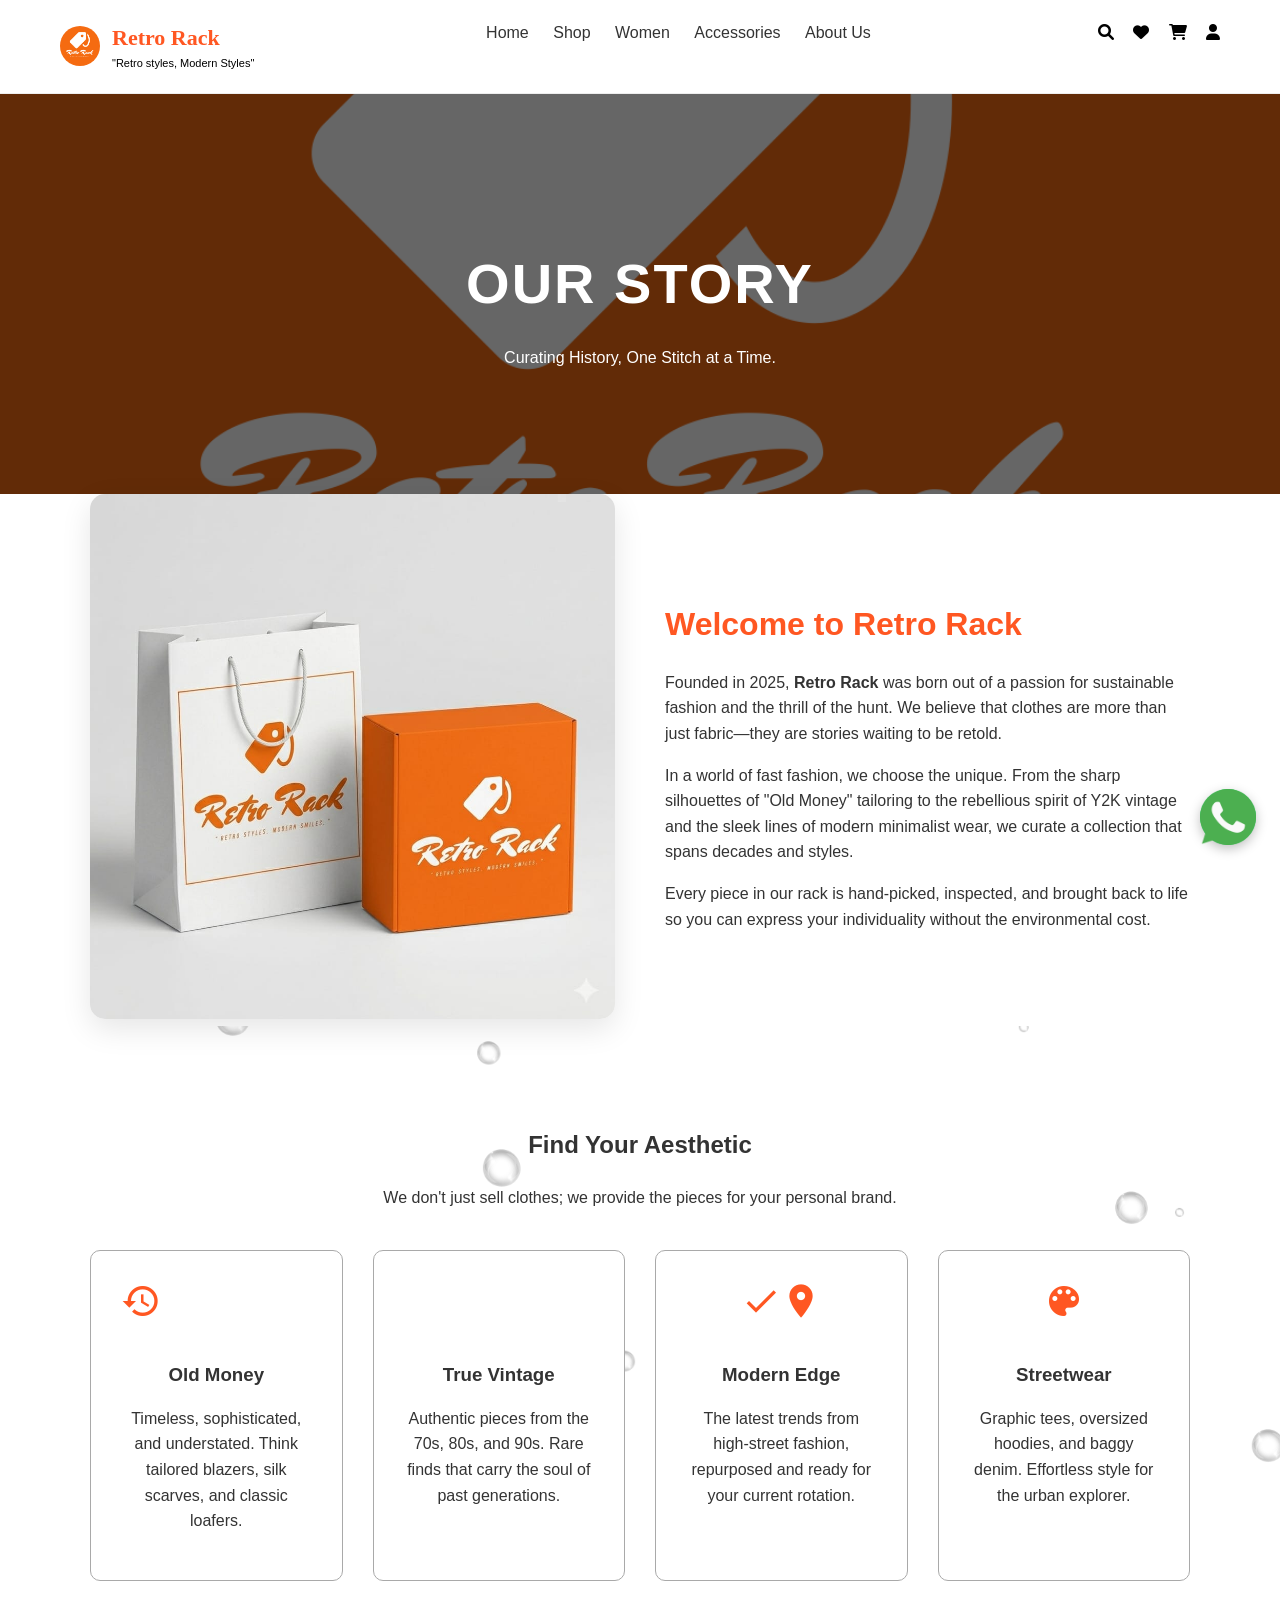
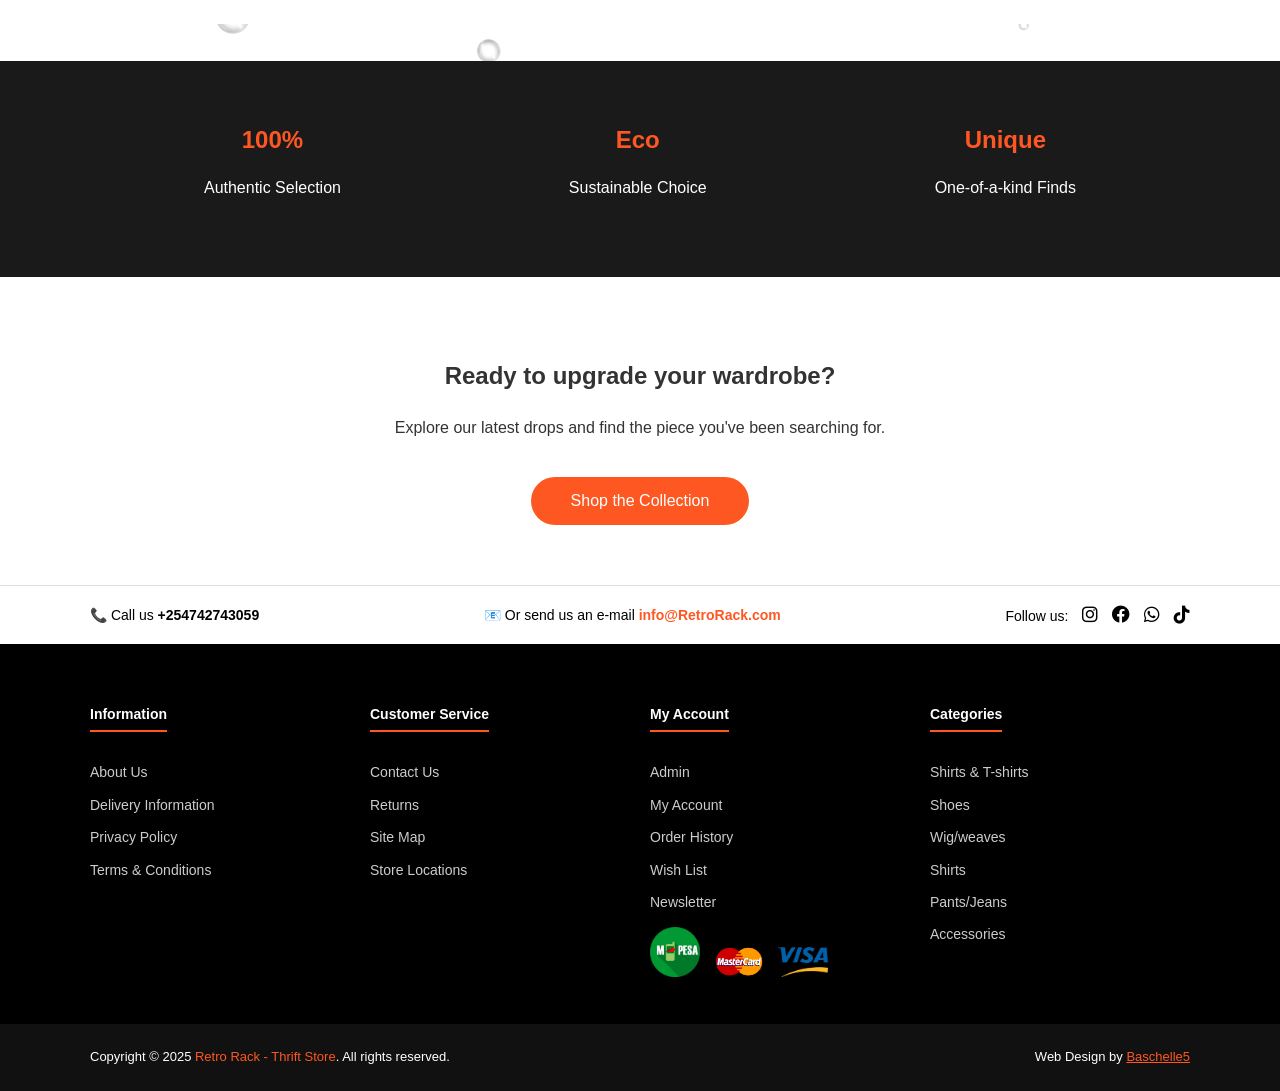
<file: about.html>
<!DOCTYPE html>
<html lang="en">
<head>
        <!-- Google tag (gtag.js) -->
        <script async src="https://www.googletagmanager.com/gtag/js?id=G-6Q6RXR494K"></script>
        <script>
          window.dataLayer = window.dataLayer || [];
          function gtag(){dataLayer.push(arguments);}
          gtag('js', new Date());
          gtag('config', 'G-6Q6RXR494K');
        </script>
        <!-- Facebook Pixel Code -->
        <script>
        !function(f,b,e,v,n,t,s)
        {if(f.fbq)return;n=f.fbq=function(){n.callMethod?
        n.callMethod.apply(n,arguments):n.queue.push(arguments)};
        if(!f._fbq)f._fbq=n;n.push=n;n.loaded=!0;n.version='2.0';
        n.queue=[];t=b.createElement(e);t.async=!0;
        t.src=v;s=b.getElementsByTagName(e)[0];
        s.parentNode.insertBefore(t,s)}(window, document,'script',
        'https://connect.facebook.net/en_US/fbevents.js');
        fbq('init', '1579732827157562');
        fbq('track', 'PageView');
        </script>
        <noscript><img height="1" width="1" style="display:none"
        src="https://www.facebook.com/tr?id=1579732827157562&ev=PageView&noscript=1"
        /></noscript>
        <!-- End Facebook Pixel Code -->
                <!-- TikTok Pixel Code Start -->
                <script>
                !function (w, d, t) {
                    w.TiktokAnalyticsObject=t;var ttq=w[t]=w[t]||[];ttq.methods=["page","track","identify","instances","debug","on","off","once","ready","alias","group","enableCookie","disableCookie","holdConsent","revokeConsent","grantConsent"],ttq.setAndDefer=function(t,e){t[e]=function(){t.push([e].concat(Array.prototype.slice.call(arguments,0)))}};for(var i=0;i<ttq.methods.length;i++)ttq.setAndDefer(ttq,ttq.methods[i]);ttq.instance=function(t){for(var e=ttq._i[t]||[],n=0;n<ttq.methods.length;n++)ttq.setAndDefer(e,ttq.methods[n]);return e},ttq.load=function(e,n){var r="https://analytics.tiktok.com/i18n/pixel/events.js",o=n&&n.partner;ttq._i=ttq._i||{},ttq._i[e]=[],ttq._i[e]._u=r,ttq._t=ttq._t||{},ttq._t[e]=+new Date,ttq._o=ttq._o||{},ttq._o[e]=n||{};n=document.createElement("script");n.type="text/javascript",n.async=!0,n.src=r+"?sdkid="+e+"&lib="+t;e=document.getElementsByTagName("script")[0];e.parentNode.insertBefore(n,e)};
                    ttq.load('DA449D3C77UES973QDRG');
                    ttq.page();
                }(window, document, 'ttq');
                </script>
                <!-- TikTok Pixel Code End -->
    <!--Meta Decription-->
    <meta
        name="description"
        content="Shop affordable thrift fashion, vintage clothing, shoes and accessories online at Retro Rack. Fast delivery across Kenya."
    >
    <meta charset="UTF-8">
    <meta name="viewport" content="width=device-width, initial-scale=1.0">
    <title>About Us | Retro Rack</title>
     <!--code for the icon-->
    <link rel="icon" type="image/png" href="images/system_img/default.png">
    <link href="https://fonts.googleapis.com/icon?family=Material+Icons" rel="stylesheet">
    <link rel="stylesheet" href="https://cdnjs.cloudflare.com/ajax/libs/font-awesome/6.0.0/css/all.min.css">
    <style>
        :root {
            --primary-color: #ff5722;
            --dark-bg: #1a1a1a;
            --light-bg: #f9f9f9;
            --text-gray: #555;
        }

        body {
            font-family: 'Segoe UI', Tahoma, Geneva, Verdana, sans-serif;
            margin: 0;
            color: #333;
            line-height: 1.6;
        }
         /* HEADER */
        .header {
            position: sticky;
            top: 0;
            z-index: 1000;
            display: flex;
            justify-content: space-between;
            padding: 20px 60px;
            background: #fff;
            border-bottom: 1px solid #eee;
        }

        .header nav a {
            margin-left: 20px;
            text-decoration: none;
            color: #333;
        }
        .header nav a:hover{
            color: var(--primary-color);
        }

        .logo{display:flex;align-items:center;gap:12px;color:var(--primary-color)}
        .logo img{height:40px;width:40px;object-fit:cover;border-radius:50%}
        .logo h1{font-family:Playfair Display,serif;color:var(--primary-color);margin:0;font-size:22px}
        .logo small{display:block;font-size:11px;color:#000000}

        /*header icons*/
        .right-nav .icons a{
            color: #000;
            margin-left: 15px;
        }
        .right-nav .icons a:hover{
            color: var(--primary-color);
        }
        /* Hero Section */
        .about-hero {
            background: linear-gradient(rgba(0,0,0,0.6), rgba(0,0,0,0.6)), url('images/system_img/cover.png'); /* Replace with a nice thrift store interior image */
            background-size: cover;
            background-position: center;
            height: 400px;
            display: flex;
            align-items: center;
            justify-content: center;
            color: white;
            text-align: center;
        }

        .about-hero h1 {
            font-size: 3.5rem;
            margin-bottom: 10px;
            text-transform: uppercase;
            letter-spacing: 2px;
        }

        /* Content Sections */
        .container {
            max-width: 1100px;
            margin: 0 auto;
            /*padding: 60px 20px;*/
        }

        .story-section {
            display: grid;
            grid-template-columns: 1fr 1fr;
            gap: 50px;
            align-items: center;
        }

        .story-content h2 {
            color: var(--primary-color);
            font-size: 2rem;
            margin-bottom: 20px;
        }

        .story-image img {
            width: 100%;
            border-radius: 15px;
            box-shadow: 0 10px 30px rgba(0,0,0,0.1);
        }

        /* Aesthetic Grid */
        .aesthetic-section {
            background: url('images/system_img/background.png');
            padding: 80px 0;
            text-align: center;
        }

        .aesthetic-grid {
            display: grid;
            grid-template-columns: repeat(auto-fit, minmax(250px, 1fr));
            gap: 30px;
            margin-top: 40px;
        }

        .aesthetic-card {
            background: white;
            border: 1px solid #a9a9a9;
            padding: 30px;
            border-radius: 10px;
            transition: transform 0.3s ease;
        }

        .aesthetic-card:hover {
            transform: translateY(-10px);
        }

        .aesthetic-card i {
            font-size: 40px;
            color: var(--primary-color);
            margin-bottom: 20px;
        }

        .aesthetic-card h3 {
            margin-bottom: 15px;
        }

        /* Values */
        .values-banner {
            background: var(--dark-bg);
            color: white;
            padding: 40px 0;
            text-align: center;
        }

        .values-row {
            display: flex;
            justify-content: space-around;
            flex-wrap: wrap;
        }

        .value-item {
            margin: 20px;
        }

        .value-item h4 {
            color: var(--primary-color);
            font-size: 1.5rem;
            margin: 0;
        }

        /*  BOTTOM NAV */
        .bottom-nav {
            position: fixed;
            bottom: 0;
            left: 0;
            right: 0;
            display: flex;
            justify-content: space-around;
            padding: 10px 0;
            background: #fff;
            border-top: 1px solid #ddd;
        }   
        /* the acitve button to have different background and an orange color bottom border */
        .bottom-nav .active {
            color: #ff5722;
            border-bottom: 2px solid #ff5722;
        }
        .bottom-nav span .material-icons {
        font-variation-settings:
            'FILL' 0,
            'wght' 400,
            'GRAD' 0,
            'opsz' 24
        }
        /* Responsive */
        @media (max-width: 768px) {
            .header{
                display: none;
            }
            .story-section {
                grid-template-columns: 1fr;
            }
            .about-hero h1 {
                font-size: 2.5rem;
            }
            .footer-main, .footer-top, .footer-bottom {
                display: none;
            }
        }
        /*TABLET VIEW*/
        @media screen and (min-width: 768px) and (max-width: 1024px){
            .header .hdn{
                display: none;
            }
            .story-section {
                grid-template-columns: 1fr;
            }
            .about-hero h1 {
                font-size: 2.5rem;
            }
             /* Footer spacing */
             .large-footer{
                display: block;
                background: #000;
                color: #fff;
                font-size: 14px;
            }
            .footer-top {
                background: #fff;
                color: #000;
                padding: 15px 20px;
                border-top: 1px solid #ddd;
            }
            .footer-top-row {
                display: flex;
                justify-content: space-between;
                align-items: center;
            }
            .footer-top .contact strong a {
                color: var(--primary-color);
                text-decoration: none;
            }
            .footer-top .socials a {
                margin-left: 10px;
                font-size: 18px;
                color: #000;
            }
             .footer-main {
                padding: 40px 20px;
            }
            .footer-columns {
                display: grid;
                grid-template-columns: repeat(2, 1fr);
                gap: 20px;
            }
            .footer-col h4 {
                color: #fff;
                margin-bottom: 15px;
                border-bottom: 2px solid #ff5722;
                display: inline-block;
                padding-bottom: 5px;
            }
            .footer-col ul {
                list-style: none;
                padding: 0;
            }
            .footer-col ul li {
                margin-bottom: 10px;
            }
            .footer-col ul li a {
                color: #ccc;
                text-decoration: none;
            }
            .footer-col ul li a:hover {
                color: #ff5722;
            }
            .payments img {
                max-width: 50px;
                margin-right: 10px;
            }
            .footer-bottom {
                background: #111;
                padding: 10px 10px;
                font-size: 13px;
            }
            .footer-bottom-row {
                display: flex;
                justify-content: space-between;
                align-items: center;
            }
        }
        /* Target devices between 481px and 768px (Mini Tablets) */
        @media screen and (min-width: 481px) and (max-width: 768px){
            .header .hdn{
                display: none;
            }
            .story-section {
                grid-template-columns: 1fr;
            }
            .about-hero h1 {
                font-size: 2.5rem;
            }
             /* Footer spacing */
             .large-footer{
                display: block;
                background: #000;
                color: #fff;
                font-size: 14px;
            }
            .footer-top {
                background: #fff;
                color: #000;
                padding: 15px 20px;
                border-top: 1px solid #ddd;
            }
            .footer-top-row {
                display: flex;
                justify-content: space-between;
                align-items: center;
            }
            .footer-top .contact strong a {
                color: var(--primary-color);
                text-decoration: none;
            }
            .footer-top .socials a {
                margin-left: 10px;
                font-size: 18px;
                color: #000;
            }
             .footer-main {
                padding: 40px 20px;
            }
            .footer-columns {
                display: grid;
                grid-template-columns: repeat(2, 1fr);
                gap: 20px;
            }
            .footer-col h4 {
                color: #fff;
                margin-bottom: 15px;
                border-bottom: 2px solid #ff5722;
                display: inline-block;
                padding-bottom: 5px;
            }
            .footer-col ul {
                list-style: none;
                padding: 0;
            }
            .footer-col ul li {
                margin-bottom: 10px;
            }
            .footer-col ul li a {
                color: #ccc;
                text-decoration: none;
            }
            .footer-col ul li a:hover {
                color: #ff5722;
            }
            .payments img {
                max-width: 50px;
                margin-right: 10px;
            }
            .footer-bottom {
                background: #111;
                padding: 10px 10px;
                font-size: 13px;
            }
            .footer-bottom-row {
                display: flex;
                justify-content: space-between;
                align-items: center;
            }
        }
        /* DESKTOP VIEW */
        @media (min-width: 768px) {
            .bottom-nav {
                display: none;
            }
            /* Footer spacing */
            .large-footer{
                display: block;
                background: #000;
                color: #fff;
                font-size: 14px;
            }
            .footer-top {
                background: #fff;
                color: #000;
                padding: 15px 20px;
                border-top: 1px solid #ddd;
            }
            .footer-top-row {
                display: flex;
                justify-content: space-between;
                align-items: center;
            }
            .footer-top .contact strong a {
                color: var(--primary-color);
                text-decoration: none;
            }
            .footer-top .socials a {
                margin-left: 10px;
                font-size: 18px;
                color: #000;
            }
            .footer-main {
                padding: 40px 20px;
            }
            .footer-columns {
                display: grid;
                grid-template-columns: repeat(4, 1fr);
                gap: 20px;
            }
            .footer-col h4 {
                color: #fff;
                margin-bottom: 15px;
                border-bottom: 2px solid #ff5722;
                display: inline-block;
                padding-bottom: 5px;
            }
            .footer-col ul {
                list-style: none;
                padding: 0;
            }
            .footer-col ul li {
                margin-bottom: 10px;
            }
            .footer-col ul li a {
                color: #ccc;
                text-decoration: none;
            }
            .footer-col ul li a:hover {
                color: #ff5722;
            }
            .payments img {
                max-width: 50px;
                margin-right: 10px;
            }
            .footer-bottom {
                background: #111;
                padding: 10px 10px;
                font-size: 13px;
            }
            .footer-bottom-row {
                display: flex;
                justify-content: space-between;
                align-items: center;
            }
        }
    </style>
</head>
<body>
    <!-- HEADER -->
    <header class="header">
        <div class="logo">
            <img src="images/system_img/cover.png" alt="store-logo">
            <div class="name-moto" data-aos="fdade-right">
            <h1 style="font-family: 'Brush Script MT', cursive; color: #ff5722;">Retro Rack</h1>
            <small>"Retro styles, Modern Styles"</small>
            </div>
        </div>
        <nav>
            <a href="index.html">Home</a>
            <a href="store.html">Shop</a>
            <a class="hdn" href="#">Women</a>
            <a class="hdn" href="#">Accessories</a>
            <a href="about.html">About Us</a>
            <!--a href="#">Blog</a--->
        </nav>
        <div class="right-nav">
            <div class="icons">
                <a href="#"><i class="fa fa-search"></i></a>
                <a href="wishlist.html"><i class="fa fa-heart"></i></a>
                <a href="cart.html"><i class="fa fa-shopping-cart"></i></a>
                <a href="account.html"><i class="fa fa-user"></i></a>
            </div>
        </div>
    </header>
    <div class="about-hero">
        <div>
            <h1>Our Story</h1>
            <p>Curating History, One Stitch at a Time.</p>
        </div>
    </div>

    <section class="container">
        <div class="story-section">
            <div class="story-image">
                <img src="images/system_img/retro-giftvsboxcard.jpeg" alt="Gift-boxCard">
            </div>
            <div class="story-content">
                <h2>Welcome to Retro Rack</h2>
                <p>Founded in 2025, <strong>Retro Rack</strong> was born out of a passion for sustainable fashion and the thrill of the hunt. We believe that clothes are more than just fabric—they are stories waiting to be retold.</p>
                <p>In a world of fast fashion, we choose the unique. From the sharp silhouettes of "Old Money" tailoring to the rebellious spirit of Y2K vintage and the sleek lines of modern minimalist wear, we curate a collection that spans decades and styles.</p>
                <p>Every piece in our rack is hand-picked, inspected, and brought back to life so you can express your individuality without the environmental cost.</p>
            </div>
        </div>
    </section>

    <section class="aesthetic-section">
        <div class="container">
            <h2>Find Your Aesthetic</h2>
            <p>We don't just sell clothes; we provide the pieces for your personal brand.</p>
            
            <div class="aesthetic-grid">
                <div class="aesthetic-card">
                    <i class="material-icons">history_edu</i>
                    <h3>Old Money</h3>
                    <p>Timeless, sophisticated, and understated. Think tailored blazers, silk scarves, and classic loafers.</p>
                </div>
                <div class="aesthetic-card">
                    <i class="material-icons">auto_awesome</i>
                    <h3>True Vintage</h3>
                    <p>Authentic pieces from the 70s, 80s, and 90s. Rare finds that carry the soul of past generations.</p>
                </div>
                <div class="aesthetic-card">
                    <i class="material-icons">checkroom</i>
                    <h3>Modern Edge</h3>
                    <p>The latest trends from high-street fashion, repurposed and ready for your current rotation.</p>
                </div>
                <div class="aesthetic-card">
                    <i class="material-icons">palette</i>
                    <h3>Streetwear</h3>
                    <p>Graphic tees, oversized hoodies, and baggy denim. Effortless style for the urban explorer.</p>
                </div>
            </div>
        </div>
    </section>

    <div class="values-banner">
        <div class="container">
            <div class="values-row">
                <div class="value-item">
                    <h4>100%</h4>
                    <p>Authentic Selection</p>
                </div>
                <div class="value-item">
                    <h4>Eco</h4>
                    <p>Sustainable Choice</p>
                </div>
                <div class="value-item">
                    <h4>Unique</h4>
                    <p>One-of-a-kind Finds</p>
                </div>
            </div>
        </div>
    </div>

    <section class="container" style="text-align: center; padding: 60px 20px;">
        <h2>Ready to upgrade your wardrobe?</h2>
        <p>Explore our latest drops and find the piece you've been searching for.</p>
        <button onclick="window.location.href='store.html'" style="background: var(--primary-color); color: white; border: none; padding: 15px 40px; border-radius: 30px; font-size: 1rem; cursor: pointer; margin-top: 20px;">
            Shop the Collection
        </button>
    </section>

    <footer class="bottom-nav">
        <span onclick="window.location.href='index.html'"><i class='material-icons'>home</i></span>
        <span onclick="window.location.href='store.html'"><i class='material-icons'>dashboard</i></span>
        <span onclick="window.location.href='cart.html'"><i class='material-icons'>shopping_cart</i></span>
        <span onclick="window.location.href='account.html'"><i class='material-icons'>account_circle</i></span>
    </footer>
    <footer class="large-footer" data-aos="fade-up">
        <!-- Top Contact Row -->
        <div class="footer-top">
            <div class="container footer-top-row">
            <div class="contact">
                <span>📞 Call us </span>
                <strong> +254742743059</strong>
            </div>
            <div class="contact">
                <span>📧 Or send us an e-mail </span>
                <strong><a href="mailto:info@.com">info@RetroRack.com</a></strong>
            </div>
            <div class="socials">
                <span>Follow us:</span>
                <a href="https://www.instagram.com/retro_rack_thriftstore?igsh=OWx2Zno1cHNpNWpp"><i class="fab fa-instagram"></i></a>
                <a href="https://www.facebook.com/share/1DjgZgCvRh/"><i class="fab fa-facebook"></i></a>
                <a href="https://whatsapp.com/channel/0029VarqBPQ7j6gDftMyLQ2h"><i class="fab fa-whatsapp"></i></a>
                <a href="https://www.tiktok.com/@retro_rack_thriftstore?_r=1&_t=ZS-98f3mvzHDft"><i class="fab fa-tiktok"></i></a>
            </div>
            </div>
        </div>

        <!-- Main Footer Links -->
        <div class="footer-main">
            <div class="container footer-columns">
            <div class="footer-col">
                <h4>Information</h4>
                <ul>
                <li><a href="#">About Us</a></li>
                <li><a href="#">Delivery Information</a></li>
                <li><a href="#">Privacy Policy</a></li>
                <li><a href="#">Terms & Conditions</a></li>
                </ul>
            </div>
            <div class="footer-col">
                <h4>Customer Service</h4>
                <ul>
                <li><a href="#">Contact Us</a></li>
                <li><a href="#">Returns</a></li>
                <li><a href="#">Site Map</a></li>
                <li><a href="#">Store Locations</a></li>
                </ul>
            </div>
            <div class="footer-col">
                <h4>My Account</h4>
                <ul>
                  <li><a href="admin.html">Admin</a></li>
                  <li><a href="#">My Account</a></li>
                  <li><a href="#">Order History</a></li>
                  <li><a href="#">Wish List</a></li>
                  <li><a href="#">Newsletter</a></li>
                </ul>
                <div class="payments">
                <img src="images/system_img/mpesa_icon.png" alt="Interswitch">
                <img src="images/system_img/masterCard_icon.png" alt="MasterCard">
                <img src="images/system_img/visaCard_icon.png" alt="Visa">
                </div>
            </div>
            <div class="footer-col">
                <h4>Categories</h4>
                <ul>
                    <li><a href="#">Shirts & T-shirts</a></li>
                    <li><a href="#">Shoes</a></li>
                    <li><a href="#">Wig/weaves</a></li>
                    <li><a href="#">Shirts</a></li>
                    <li><a href="#">Pants/Jeans</a></li>
                    <li><a href="#">Accessories</a></li>
                </ul>
            </div>
            </div>
        </div>

        <!-- Bottom Footer -->
        <div class="footer-bottom">
            <div class="container footer-bottom-row">
            <p>Copyright © 2025 <span style="color:#ff5722;">Retro Rack - Thrift Store</span>. All rights reserved.</p>
            <p>Web Design by <a href="https://portfolio-swart-delta-f63zoke0po.vercel.app/" style="color:#ff5722;">Baschelle5</a></p>
            </div>
        </div>
<a class="app_icon" href="https://wa.me/254742743059?text=Hello%20Retro%20Rack%2C%20I%20have%20an%20inquiry." target="_blank" rel="noopener" aria-label="Chat with Retro Rack on WhatsApp" title="Chat with Retro Rack on WhatsApp" style="position:fixed;right:24px;bottom:55px;z-index:10000;width:56px;height:56px;display:grid;place-items:center;border-radius:50%;background:#25D366;color:#fff;text-decoration:none;font-size:28px;line-height:1;box-shadow:0 4px 12px rgba(0,0,0,.25);"><img src="images/system_img/whatsapp.png" alt="WhatsApp" style="width: 100%; height: 100%; object-fit: contain;"></a>
</body>
</html>
</file>
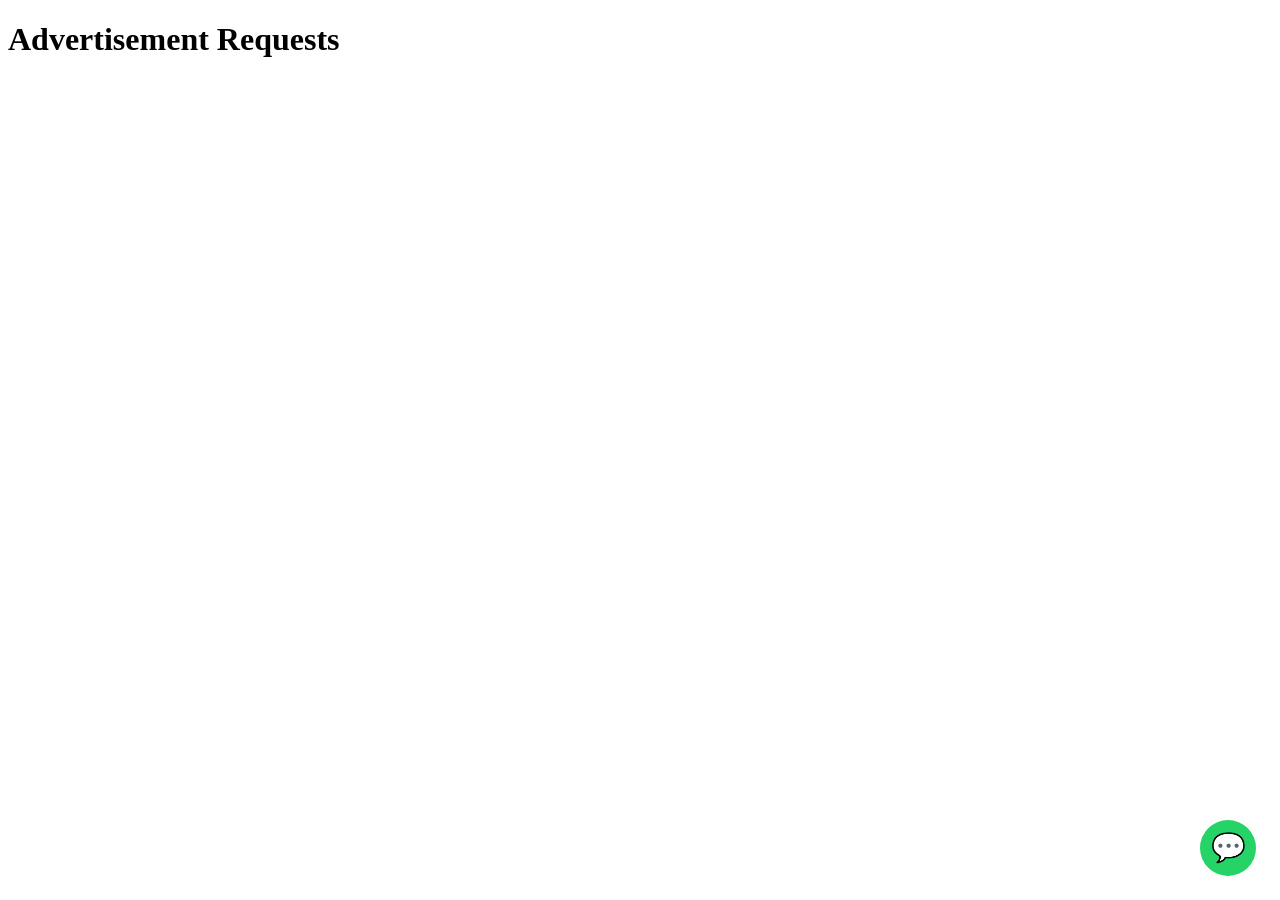
<file: adminAdvertisementRequests.html>
<!DOCTYPE html>
<html lang="en">
<head>
        <!-- Google tag (gtag.js) -->
        <script async src="https://www.googletagmanager.com/gtag/js?id=G-6Q6RXR494K"></script>
        <script>
          window.dataLayer = window.dataLayer || [];
          function gtag(){dataLayer.push(arguments);}
          gtag('js', new Date());
          gtag('config', 'G-6Q6RXR494K');
        </script>
        <!-- Facebook Pixel Code -->
        <script>
        !function(f,b,e,v,n,t,s)
        {if(f.fbq)return;n=f.fbq=function(){n.callMethod?
        n.callMethod.apply(n,arguments):n.queue.push(arguments)};
        if(!f._fbq)f._fbq=n;n.push=n;n.loaded=!0;n.version='2.0';
        n.queue=[];t=b.createElement(e);t.async=!0;
        t.src=v;s=b.getElementsByTagName(e)[0];
        s.parentNode.insertBefore(t,s)}(window, document,'script',
        'https://connect.facebook.net/en_US/fbevents.js');
        fbq('init', '1579732827157562');
        fbq('track', 'PageView');
        </script>
        <noscript><img height="1" width="1" style="display:none"
        src="https://www.facebook.com/tr?id=1579732827157562&ev=PageView&noscript=1"
        /></noscript>
        <!-- End Facebook Pixel Code -->
        <!-- TikTok Pixel Code Start -->
        <script>
        !function (w, d, t) { w.TiktokAnalyticsObject=t;var ttq=w[t]=w[t]||[];ttq.methods=["page","track","identify","instances","debug","on","off","once","ready","alias","group","enableCookie","disableCookie","holdConsent","revokeConsent","grantConsent"],ttq.setAndDefer=function(t,e){t[e]=function(){t.push([e].concat(Array.prototype.slice.call(arguments,0)))}};for(var i=0;i<ttq.methods.length;i++)ttq.setAndDefer(ttq,ttq.methods[i]);ttq.instance=function(t){for(var e=ttq._i[t]||[],n=0;n<ttq.methods.length;n++)ttq.setAndDefer(e,ttq.methods[n]);return e},ttq.load=function(e,n){var r="https://analytics.tiktok.com/i18n/pixel/events.js";ttq._i=ttq._i||{},ttq._i[e]=[],ttq._i[e]._u=r,ttq._t=ttq._t||{},ttq._t[e]=+new Date,ttq._o=ttq._o||{},ttq._o[e]=n||{};n=document.createElement("script");n.type="text/javascript",n.async=!0,n.src=r+"?sdkid="+e+"&lib="+t;e=document.getElementsByTagName("script")[0];e.parentNode.insertBefore(n,e)}; ttq.load('DA449D3C77UES973QDRG');ttq.page(); }(window, document, 'ttq');
        </script>
        <!-- TikTok Pixel Code End -->
    <meta charset="UTF-8">
    <meta name="viewport" content="width=device-width, initial-scale=1.0">
    <title>Advertisement Requests</title>
</head>
<body>
    <h1>Advertisement Requests</h1>
<a href="https://wa.me/254742743059?text=Hello%20Retro%20Rack%2C%20I%20have%20an%20inquiry." target="_blank" rel="noopener" aria-label="Chat with Retro Rack on WhatsApp" title="Chat with Retro Rack on WhatsApp" style="position:fixed;right:24px;bottom:24px;z-index:10000;width:56px;height:56px;display:grid;place-items:center;border-radius:50%;background:#25D366;color:#fff;text-decoration:none;font-size:28px;line-height:1;">&#128172;</a>
</body>
</html>
</file>
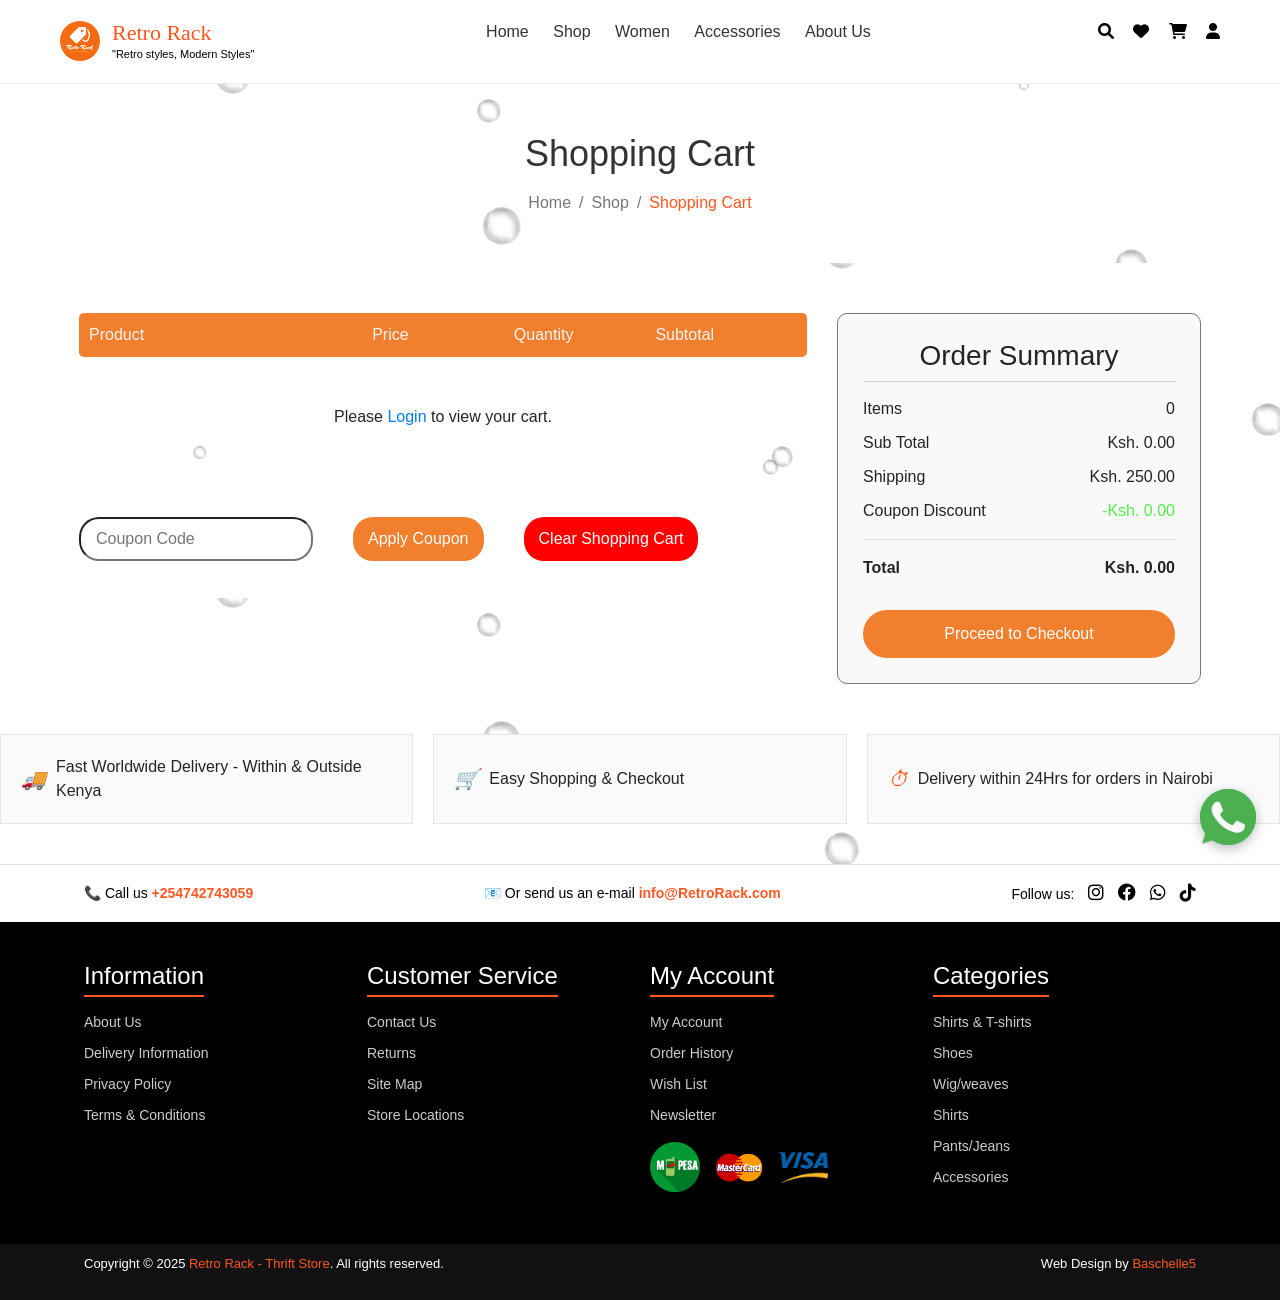
<file: cart.html>
<!DOCTYPE html>
<html lang="en">
<head>
        <!-- Google tag (gtag.js) -->
        <script async src="https://www.googletagmanager.com/gtag/js?id=G-6Q6RXR494K"></script>
        <script>
          window.dataLayer = window.dataLayer || [];
          function gtag(){dataLayer.push(arguments);}
          gtag('js', new Date());
          gtag('config', 'G-6Q6RXR494K');
        </script>
        <!-- Facebook Pixel Code -->
        <script>
        !function(f,b,e,v,n,t,s)
        {if(f.fbq)return;n=f.fbq=function(){n.callMethod?
        n.callMethod.apply(n,arguments):n.queue.push(arguments)};
        if(!f._fbq)f._fbq=n;n.push=n;n.loaded=!0;n.version='2.0';
        n.queue=[];t=b.createElement(e);t.async=!0;
        t.src=v;s=b.getElementsByTagName(e)[0];
        s.parentNode.insertBefore(t,s)}(window, document,'script',
        'https://connect.facebook.net/en_US/fbevents.js');
        fbq('init', '1579732827157562');
        fbq('track', 'PageView');
        </script>
        <noscript><img height="1" width="1" style="display:none"
        src="https://www.facebook.com/tr?id=1579732827157562&ev=PageView&noscript=1"
        /></noscript>
        <!-- End Facebook Pixel Code -->
        <!-- TikTok Pixel Code Start -->
        <script>
        !function (w, d, t) { w.TiktokAnalyticsObject=t;var ttq=w[t]=w[t]||[];ttq.methods=["page","track","identify","instances","debug","on","off","once","ready","alias","group","enableCookie","disableCookie","holdConsent","revokeConsent","grantConsent"],ttq.setAndDefer=function(t,e){t[e]=function(){t.push([e].concat(Array.prototype.slice.call(arguments,0)))}};for(var i=0;i<ttq.methods.length;i++)ttq.setAndDefer(ttq,ttq.methods[i]);ttq.instance=function(t){for(var e=ttq._i[t]||[],n=0;n<ttq.methods.length;n++)ttq.setAndDefer(e,ttq.methods[n]);return e},ttq.load=function(e,n){var r="https://analytics.tiktok.com/i18n/pixel/events.js";ttq._i=ttq._i||{},ttq._i[e]=[],ttq._i[e]._u=r,ttq._t=ttq._t||{},ttq._t[e]=+new Date,ttq._o=ttq._o||{},ttq._o[e]=n||{};n=document.createElement("script");n.type="text/javascript",n.async=!0,n.src=r+"?sdkid="+e+"&lib="+t;e=document.getElementsByTagName("script")[0];e.parentNode.insertBefore(n,e)}; ttq.load('DA449D3C77UES973QDRG');ttq.page(); }(window, document, 'ttq');
        </script>
        <!-- TikTok Pixel Code End -->
    <!--Meta Decription-->
    <meta
        name="description"
        content="Shop affordable thrift fashion, vintage clothing, shoes and accessories online at Retro Rack. Fast delivery across Kenya."
    >
        <meta name="UTF-8" />
        <meta name="viewport" content="width=device-width, initial-scale=1.0">
        <title>Retro Rack | Shopping cart</title>

        <!--code for the icon-->
        <link rel="icon" type="image/png" href="images/system_img/default.png">
        <link rel="stylesheet" href="https://maxcdn.bootstrapcdn.com/bootstrap/4.5.2/css/bootstrap.min.css">
        <link rel="stylesheet" href="https://cdnjs.cloudflare.com/ajax/libs/font-awesome/6.0.0/css/all.min.css">
        <link href='https://unpkg.com/boxicons@2.1.4/css/boxicons.min.css' rel='stylesheet'>

        <!-- AOS CSS -->
        <!-- Include AOS CSS and JS -->
        <link href="https://unpkg.com/aos@2.3.1/dist/aos.css" rel="stylesheet">
        <script src="https://unpkg.com/aos@2.3.1/dist/aos.js"></script>

        <style>
            * {
                margin: 0;
                padding: 0;
                box-sizing: border-box;
                font-family: 'Poppins', sans-serif;
            }

            :root{
                --orange:#ff5722;
                --dark: #0a0a0a;
                --muted: #f4f4f4;
                --card-border: #e6e6e6;
                --background-image: url("images/system_img/background.png");
            }

            .container {
                width: 90%;
                max-width: 1200px;
                margin: auto;
            }

            body {
                margin: 0;
                background: #fff;
                background-image: url("images/system_img/background.png");
            }

            /* HEADER */
            .header {
                position: sticky;
                top: 0;
                z-index: 1000;
                display: flex;
                justify-content: space-between;
                padding: 20px 60px;
                background: #fff;
                border-bottom: 1px solid #eee;
            }

            .header nav a {
                margin-left: 20px;
                text-decoration: none;
                color: #333;
            }
            .header nav a:hover{
                color: var(--orange);
            }

            /* Styles the main background section */
            .breadcrumb-header-section {
                background-image: url("images/system_img/background.png");
                /* Light gray background color from the image */
                /* Bootstrap's py-5 handles padding top/bottom */
            }

            /* Styles the main title "Product Details" */
            .breadcrumb-header-section h1 {
                color: #333;
                font-size: 36px; /* Adjust size to match image scale */
            }

            /* Styles the breadcrumb links */
            .breadcrumb-item a {
                color: #777; /* Medium gray color for links */
                text-decoration: none; /* Removes underline from links */
            }

            .breadcrumb-item a:hover {
                color: var(--orange); /* Optional: A subtle hover color */
            }

            /* Styles the active item "Product Details" */
            .breadcrumb-item.active {
                color: var(--orange); /* Keeps the active item the same color as the links */
                font-weight: normal; /* Ensures it's not bolded by default BS styles */
            }

            .logo{display:flex;align-items:center;gap:12px;color:var(--orange)}
            .logo img{height:40px;width:40px;object-fit:cover;border-radius:50%}
            .logo h1{font-family:Playfair Display,serif;color:var(--orange);margin:0;font-size:22px}
            .logo small{display:block;font-size:11px;color:#000000}

            /*header icons*/
            .right-nav .icons a{
                color: #000;
                margin-left: 15px;
            }
            .right-nav .icons a:hover{
                color: var(--orange);
            }

            /* HAMBURGER MENU STYLES */
            .hamburger {
                display: none;
                flex-direction: column;
                cursor: pointer;
                gap: 5px;
                background: none;
                border: none;
                padding: 0;
            }

            .hamburger span {
                width: 25px;
                height: 3px;
                background-color: #333;
                border-radius: 2px;
                transition: all 0.3s ease;
            }

            .hamburger.active span:nth-child(1) {
                transform: rotate(45deg) translate(10px, 10px);
            }

            .hamburger.active span:nth-child(2) {
                opacity: 0;
            }

            .hamburger.active span:nth-child(3) {
                transform: rotate(-45deg) translate(7px, -7px);
            }

            .mobile-menu {
                display: none;
                position: fixed;
                /*top: 70px;*/
                left: 0;
                width: 100%;
                background: #fff;
                flex-direction: column;
                padding: 20px;
                box-shadow: 0 4px 6px rgba(0, 0, 0, 0.1);
                z-index: 999;
                max-height: calc(100vh - 70px);
                overflow-y: auto;
            }

            .mobile-menu.active {
                display: flex;
            }

            .mobile-menu a {
                padding: 12px 0;
                text-decoration: none;
                color: #333;
                font-size: 16px;
                border-bottom: 1px solid #eee;
            }

            .mobile-menu a:last-child {
                border-bottom: none;
            }

            .mobile-menu a:hover {
                color: var(--orange);
            }

            .cart-section {
                display: grid;
                grid-template-columns: 2fr 1fr;
                gap: 30px;
                margin: 50px auto;
            }

            .cart-header, .cart-item {
                display: grid;
                grid-template-columns: 2fr 1fr 1fr 1fr;
                align-items: center;
            }

            .cart-header {
                background: #f27f2d;
                padding: 10px;
                font-weight: 500;
                border-radius: 5px;
                color: var(--muted);
            }
            .mobile-header {
                display: none;
            }
            .cart-item {
                padding: 20px 10px;
                border-bottom: 1px solid #eee;
            }

            .btn-remove-x {
                background: #ffcccc;
                border: 1px solid #ddd;
                border-radius: 50%;
                width: 25px;
                height: 25px;
                display: flex;
                align-items: center;
                justify-content: center;
                font-size: 18px;
               color: #d32f2f;
                cursor: pointer;
                transition: all 0.3s ease;
                margin-right: 10px;
                line-height: 1;
                padding: 0;
            }

            .btn-remove-x:hover {
                background: #dc3545;
                color: white;
                border-color: #dc3545;
            }

            /* Ensure the product container aligns them horizontally */
            .product {
                display: flex;
                align-items: center;
            }

            .product {
                display: flex;
                gap: 15px;
            }
            .cart-item .product img{
                width: 80px;
                height: 80px;
                object-fit: cover;
                border-radius: 5px;
            }
            .qty button {
                padding: 5px 10px;
            }
            .qty .btn{
                border-radius: 5px;
            }
            div.mb-3, div.my-3 {
                margin-bottom: 0 !important;
                }
            .coupon {
                margin-top: 20px;
                display: flex;
                gap: 40px;
                padding-top: 20px;
            }

            .coupon-input {
                border-radius: 20px;
                padding: 8px 15px;
            }

            .coupon button {
                background: #f27f2d;
                color: white;
                border: none;
                border-radius: 20px;
                padding: 8px 15px;
            }

            .coupon a{
                text-align: center;
                padding: 8px 15px;
            }
            .order-summary {
                background: #f9f9f9;
                max-height: 400px;
                padding: 25px;
                border-radius: 10px;
                border: 1px solid #777;
            }

            .summary-row {
                display: flex;
                justify-content: space-between;
                margin: 10px 0;
            }

            .discount {
                color: #18e70dba;
            }

            .total {
                font-weight: 600;
            }

            .checkout-btn {
                width: 100%;
                padding: 12px;
                background: #f27f2d;
                color: white;
                border: none;
                margin-top: 20px;
                border-radius: 30px;
            }

            .features-row{display:flex;flex-wrap:wrap;justify-content:center;gap:20px;margin:40px 0}
            .features-row .feature{flex:1;min-width:220px;display:flex;align-items:center;gap:10px;padding:20px;background:#fafafa;border:1px solid var(--card-border)}
            .features-row .feature i{font-size:20px;color:var(--orange)}

            /*footer styling*/
            footer {
                background: #000;
                color: #fff;
                font-size: 14px;
            }

            .footer-main .container{
                max-width: var(--max-width);
                margin: 0 auto;
                padding: 0 20px;
            }

            .footer-top .container{
                max-width: var(--max-width);
                margin: 0 auto;
                padding: 0 20px;
            }

            .footer-bottom .container{
                max-width: var(--max-width);
                margin: 0 auto;
                padding: 0 20px;
            }

            .footer-top {
                background: #fff;
                color: #000;
                padding: 15px 0;
                border-top: 1px solid #ddd;
            }
            .footer-top-row {
                display: flex;
                justify-content: space-between;
                align-items: center;
            }
            .footer-top .contact strong a {
                color: var(--orange);
                text-decoration: none;
            }
            .footer-top .socials a {
                margin-left: 10px;
                font-size: 18px;
                color: #000;
            }

            .footer-main {
                padding: 40px 0;
            }

            .footer-columns {
                display: grid;
                grid-template-columns: repeat(4, 1fr);
                gap: 20px;
            }

            .footer-col h4 {
                color: #fff;
                margin-bottom: 15px;
                border-bottom: 2px solid #ff5722;
                display: inline-block;
                padding-bottom: 5px;
            }

            .footer-col ul {
                list-style: none;
                padding: 0;
            }

            .footer-col ul li {
                margin-bottom: 10px;
            }

            .footer-col ul li a {
                color: #ccc;
                text-decoration: none;
            }

            .footer-col ul li a:hover {
                color: #ff5722;
            }

            .payments img {
                max-width: 50px;
                margin-right: 10px;
            }

            .footer-bottom {
                background: #111;
                padding: 10px 0;
                font-size: 13px;
            }

            .footer-bottom-row {
                display: flex;
                justify-content: space-between;
                align-items: center;
            }

            /*responsive media */
            @media (max-width: 1200px) {
                .header {
                    padding: 15px 30px;
                }
                .cart-section {
                    margin: 40px auto;
                }
            }

            @media (max-width: 992px) {
                .header {
                    flex-direction: column;
                    gap: 20px;
                    padding: 15px 20px;
                }
                
                .header nav {
                    display: flex;
                    gap: 15px;
                    flex-wrap: wrap;
                    justify-content: center;
                }
                
                .header nav a {
                    margin-left: 0;
                    font-size: 14px;
                }

                .right-nav {
                    display: flex;
                    justify-content: center;
                }

                .footer-columns {
                    grid-template-columns: repeat(2, 1fr);
                }

                .cart-section {
                    gap: 20px;
                    margin: 30px auto;
                }
            }

            @media (max-width: 768px) {
                .header {
                    padding: 12px 15px;
                    flex-direction: row;
                }

                .header .right-nav {
                    display: none;
                }

                .header nav {
                    display: none;
                }

                .hamburger {
                    display: flex;
                    margin-left: auto;
                }

                .hamburger:focus {
                    outline: none;
                }

                .header nav a {
                    font-size: 13px;
                    margin-left: 10px;
                }

                .logo h1 {
                    font-size: 18px;
                }

                .breadcrumb-header-section h1 {
                    font-size: 28px;
                }

                .breadcrumb {
                    font-size: 12px;
                }

                .cart-section {
                    display: grid;
                    grid-template-columns: 1fr;
                    gap: 25px;
                    margin: 30px auto;
                    padding: 0 15px;
                }

                .cart-header, .cart-item {
                    grid-template-columns: 1fr;
                }

                .cart-item {
                    padding: 15px;
                }

                .product {
                    gap: 12px;
                    margin-bottom: 10px;
                }

                .cart-item .product img {
                    width: 70px;
                    height: 70px;
                }

                .cart-header {
                    padding: 8px;
                    font-size: 14px;
                }
                
                .mobile-header {
                    display: none;
                }
                .cart-item {
                    display: block;
                }

                .coupon {
                    flex-direction: column;
                    gap: 10px;
                    padding: 15px;
                }

                .coupon-input,
                .coupon button,
                .coupon a {
                    width: 100%;
                }

                .order-summary {
                    padding: 20px;
                    max-height: none;
                }

                .summary-row {
                    font-size: 14px;
                }

                .checkout-btn {
                    padding: 10px;
                    font-size: 14px;
                }

                .features-row {
                    gap: 15px;
                    margin: 30px 0;
                }

                .features-row .feature {
                    flex: 1;
                    min-width: 150px;
                    padding: 15px;
                    font-size: 14px;
                }

                .footer-columns {
                    flex-direction: column;
                    align-items: center;
                    text-align: center;
                }

                .footer-col{
                    margin-bottom: 20px;
                }
                .footer-col h4 {
                    font-size: 16px;
                }

                .footer-col ul li {
                    font-size: 13px;
                }

                .footer-top-row {
                    flex-direction: column;
                    gap: 20px;
                    align-items: center;
                    text-align: center;
                }

                .footer-bottom-row {
                    flex-direction: column;
                    gap: 15px;
                    text-align: center;
                }

                .footer-bottom-row p {
                    font-size: 12px;
                }

                .container {
                    width: 95%;
                }
            }
            
            @media (max-width: 576px) {
                .header {
                    padding: 10px 12px;
                    gap: 10px;
                }

                .header nav {
                    gap: 10px;
                    order: 3;
                    width: 100%;
                    justify-content: center;
                }

                .header nav a {
                    font-size: 12px;
                    margin-left: 8px;
                }

                .logo {
                    gap: 8px;
                }

                .logo img {
                    height: 35px;
                    width: 35px;
                }

                .logo h1 {
                    font-size: 16px;
                }

                .logo small {
                    font-size: 10px;
                }

                .right-nav .icons a {
                    margin-left: 10px;
                    font-size: 16px;
                }

                .breadcrumb-header-section h1 {
                    font-size: 22px;
                    margin-bottom: 15px;
                }

                .breadcrumb {
                    font-size: 11px;
                }

                .cart-section {
                    gap: 20px;
                    margin: 25px auto;
                    padding: 0 10px;
                }

                .cart-header {
                    display: none;
                }
                .mobile-header {
                    color: var(--orange);
                    display: block;
                    text-align: center;
                    font-size: 15px;
                    margin-bottom: 10px;
                }
                .cart-item {
                    padding: 12px;
                    margin-bottom: 15px;
                    border: 1px solid #eee;
                    border-radius: 5px;
                }

                .product {
                    gap: 10px;
                    margin-bottom: 8px;
                }

                .cart-item .product img {
                    width: 60px;
                    height: 60px;
                }

                .product div {
                    flex: 1;
                }

                .product strong {
                    font-size: 13px;
                    display: block;
                }

                .product p {
                    font-size: 12px;
                    margin: 3px 0;
                }

                .qty {
                    margin: 8px 0;
                }

                .qty button {
                    padding: 4px 8px;
                    font-size: 12px;
                }

                .coupon {
                    flex-direction: column;
                    gap: 8px;
                    padding: 12px;
                    margin-top: 15px;
                }

                .coupon-input {
                    padding: 6px 12px;
                    font-size: 13px;
                }

                .coupon button,
                .coupon a {
                    padding: 6px 12px;
                    font-size: 13px;
                    width: 100%;
                }

                .order-summary {
                    padding: 15px;
                    border-radius: 8px;
                    max-height: none;
                }

                .summary-row {
                    font-size: 13px;
                    margin: 8px 0;
                }

                .summary-row span:first-child {
                    font-weight: 600;
                }

                .checkout-btn {
                    padding: 8px;
                    font-size: 13px;
                    margin-top: 15px;
                }

                .features-row {
                    flex-direction: column;
                    gap: 12px;
                    margin: 25px 0;
                }

                .features-row .feature {
                    flex: none;
                    width: 100%;
                    min-width: auto;
                    padding: 12px;
                    font-size: 13px;
                }

                .features-row .feature i {
                    font-size: 18px;
                }

                .footer-top {
                    padding: 12px 0;
                }

                .footer-main {
                    padding: 25px 0;
                }

                .footer-col h4 {
                    font-size: 14px;
                    margin-bottom: 10px;
                }

                .footer-col ul li {
                    font-size: 12px;
                    margin-bottom: 7px;
                }

                .payments img {
                    max-width: 40px;
                    margin-right: 8px;
                }

                .footer-bottom {
                    padding: 8px 0;
                }

                .footer-bottom-row p {
                    font-size: 11px;
                }

                .container {
                    width: 98%;
                }
            }

            @media (max-width: 480px) {
                .header {
                    padding: 8px 10px;
                }

                .header nav {
                    gap: 8px;
                }

                .header nav a {
                    font-size: 11px;
                    margin-left: 6px;
                }

                .right-nav .icons a {
                    margin-left: 8px;
                    font-size: 14px;
                }

                .logo h1 {
                    font-size: 14px;
                }

                .breadcrumb-header-section {
                    padding: 20px 10px;
                }

                .breadcrumb-header-section h1 {
                    font-size: 18px;
                }

                .cart-section {
                    gap: 15px;
                    margin: 20px auto;
                    padding: 0 8px;
                }

                .cart-item {
                    padding: 10px;
                    margin-bottom: 12px;
                }

                .product {
                    gap: 8px;
                    margin-bottom: 8px;
                }

                .cart-item .product img {
                    width: 50px;
                    height: 50px;
                }

                .product div strong {
                    font-size: 12px;
                }

                .product div p {
                    font-size: 11px;
                }

                .qty button {
                    padding: 3px 6px;
                    font-size: 11px;
                }

                .coupon {
                    padding: 10px;
                    gap: 6px;
                }

                .coupon-input,
                .coupon button,
                .coupon a {
                    padding: 5px 10px;
                    font-size: 12px;
                }

                .order-summary {
                    padding: 12px;
                }

                .summary-row {
                    font-size: 12px;
                    margin: 6px 0;
                }

                .checkout-btn {
                    padding: 6px;
                    font-size: 12px;
                }

                .features-row {
                    gap: 10px;
                    margin: 20px 0;
                }

                .features-row .feature {
                    padding: 10px;
                    font-size: 12px;
                }

                .features-row .feature i {
                    font-size: 16px;
                }
            }
        </style>
    </head>
    <body>

        <!-- HEADER -->
        <header class="header">
            <div class="logo">
                <img src="images/system_img/cover.png" alt="store-logo">
                <div class="name-moto" data-aos="fdade-right">
                <h1 style="font-family: 'Brush Script MT', cursive; color: #ff5722;">Retro Rack</h1>
                <small>"Retro styles, Modern Styles"</small>
                </div>
            </div>
            <nav>
                <a href="index.html">Home</a>
                <a href="store.html">Shop</a>
                <a href="#">Women</a>
                <a href="#">Accessories</a>
                <a href="about.html">About Us</a>
                <!--a href="#">Blog</a--->
            </nav>
            <div class="right-nav">
                <div class="icons">
                <a href="#"><i class="fa fa-search"></i></a>
                <a href="wishlist.html"><i class="fa fa-heart"></i></a>
                <a href="#"><i class="fa fa-shopping-cart"></i></a>
                <a href="account.html"><i class="fa fa-user"></i></a>

                </div>
            </div>
            <button class="hamburger" id="hamburger">
                <span></span>
                <span></span>
                <span></span>
            </button>
        </header>
        <!-- MOBILE MENU -->
        <div class="mobile-menu" id="mobileMenu">
            <a href="index.html">Home</a>
            <a href="store.html">Shop</a>
            <a href="#">Women</a>
            <a href="about.html">About Us</a>
            <a href="#">Accessories</a>
            <a href="wishlist.html">Wishlist</a>
            <a href="#">Shopping Cart</a>
            <a href="account.html">Profile</a>
        </div>
        <!-- BREADCRUMB HEADER SECTION -->
        <section class="breadcrumb-header-section">
            <div class="container py-5"> <!-- py-5 adds padding top and bottom -->
                <!-- Centered Main Title -->
                <h1 class="text-center mb-3">Shopping Cart </h1>
                
                <!-- Centered Breadcrumb Navigation -->
                <nav aria-label="breadcrumb">
                <ol class="breadcrumb justify-content-center bg-transparent m-0 p-0">
                    <li class="breadcrumb-item"><a href="index.html">Home</a></li>
                    <li class="breadcrumb-item"><a href="store.html">Shop</a></li>
                    <li class="breadcrumb-item active" aria-current="page">Shopping Cart</li>
                </ol>
                </nav>
            </div>
        </section>

        <!-- CART -->
         <!--TOAST-->
        <div id="toast-container" style="position: fixed; top: 20px; right: 20px; z-index: 9999;">
        <!-- Toasts will be dynamically added here -->
        </div>
        
        <section class="cart-section container">
            <div class="mobile-header">
                <h2>Shopping Cart Items</h2>
            </div>
            <div class="cart-table">
                <div class="cart-header">
                    <span>Product</span>
                    <span>Price</span>
                    <span>Quantity</span>
                    <span>Subtotal</span>
                </div>

                <!-- ITEM -->
                <div id="cart-items-container">
                    <p class="text-center py-5"> Loading your cart...</p>
                </div>
                <div class="coupon">
                    <input class="coupon-input" type="text" placeholder="Coupon Code">
                    <button id="applyCoupon">Apply Coupon</button>
                    <button class="clear-cart-btn" id="clearCart" style="background-color: red; color: white;">Clear Shopping Cart</button>
                </div>
            </div>

            <!-- SUMMARY -->
            <div class="order-summary">
                <div style="margin-bottom: 15px; border-bottom: 1px solid #ccc;">
                    <h3 style="text-align: center;">Order Summary</h3>
                </div>

                <div class="summary-row">
                    <span>Items</span>
                    <span id="summary-count">0</span>
                </div>

                <div class="summary-row">
                    <span>Sub Total</span>
                    <span id="summary-subtotal">Ksh. 0.00</span>
                </div>
                <div class="summary-row">
                    <span>Shipping</span>
                    <span>Ksh. 250.00</span>
                </div>
                <div class="summary-row">
                    <span>Coupon Discount</span>
                    <span class="discount">-Ksh. 0.00</span>
                </div>
                <hr>
                <div class="summary-row total">
                    <span>Total</span>
                    <span id="summary-total">Ksh. 0.00</span>
                </div>
                <button class="checkout-btn">Proceed to Checkout</button>
            </div>
        </section>

        <!-- FEATURES -->
        <section class="features-row" data-aos="fade-down">
            <div class="feature"><i>🚚</i> Fast Worldwide Delivery - Within & Outside Kenya</div>
            <div class="feature"><i>🛒</i> Easy Shopping & Checkout</div>
            <div class="feature"><i>⏱</i> Delivery within 24Hrs for orders in Nairobi</div>
        </section>

        <!-- FOOTER -->
        <footer data-aos="fade-up">
        <!-- Top Contact Row -->
        <div class="footer-top">
            <div class="container footer-top-row">
                <div class="contact">
                    <span>📞 Call us </span>
                    <strong><a href="tel:+254742743059"> +254742743059</a></strong>
                </div>
                <div class="contact">
                    <span>📧 Or send us an e-mail </span>
                    <strong><a href="mailto:info@RetroRack.com">info@RetroRack.com</a></strong>
                </div>
                <div class="socials">
                    <span>Follow us:</span>
                    <a href="https://www.instagram.com/retro_rack_thriftstore?igsh=OWx2Zno1cHNpNWpp"><i class="fab fa-instagram"></i></a>
                    <a href="https://www.facebook.com/share/1DjgZgCvRh/"><i class="fab fa-facebook"></i></a>
                    <a href="https://whatsapp.com/channel/0029VarqBPQ7j6gDftMyLQ2h"><i class="fab fa-whatsapp"></i></a>
                    <a href="https://www.tiktok.com/@retro_rack_thriftstore?_r=1&_t=ZS-98f3mvzHDft"><i class="fab fa-tiktok"></i></a>
                </div>
            </div>
        </div>

        <!-- Main Footer Links -->
        <div class="footer-main">
            <div class="container footer-columns">
            <div class="footer-col">
                <h4>Information</h4>
                <ul>
                <li><a href="#">About Us</a></li>
                <li><a href="#">Delivery Information</a></li>
                <li><a href="#">Privacy Policy</a></li>
                <li><a href="#">Terms & Conditions</a></li>
                </ul>
            </div>
            <div class="footer-col">
                <h4>Customer Service</h4>
                <ul>
                <li><a href="#">Contact Us</a></li>
                <li><a href="#">Returns</a></li>
                <li><a href="#">Site Map</a></li>
                <li><a href="#">Store Locations</a></li>
                </ul>
            </div>
            <div class="footer-col">
                <h4>My Account</h4>
                <ul>
                <li><a href="#">My Account</a></li>
                <li><a href="#">Order History</a></li>
                <li><a href="#">Wish List</a></li>
                <li><a href="#">Newsletter</a></li>
                </ul>
                <div class="payments">
                    <img src="images/system_img/mpesa_icon.png" alt="Interswitch">
                    <img src="images/system_img/masterCard_icon.png" alt="MasterCard">
                    <img src="images/system_img/visaCard_icon.png" alt="Visa">
                </div>
            </div>
            <div class="footer-col">
                <h4>Categories</h4>
                <ul>
                    <li><a href="#">Shirts & T-shirts</a></li>
                    <li><a href="#">Shoes</a></li>
                    <li><a href="#">Wig/weaves</a></li>
                    <li><a href="#">Shirts</a></li>
                    <li><a href="#">Pants/Jeans</a></li>
                    <li><a href="#">Accessories</a></li>
                </ul>
            </div>
            </div>
        </div>

        <!-- Bottom Footer -->
        <div class="footer-bottom">
            <div class="container footer-bottom-row">
            <p>Copyright © 2025 <span style="color:#ff5722;">Retro Rack - Thrift Store</span>. All rights reserved.</p>
            <p>Web Design by <a href="https://portfolio-swart-delta-f63zoke0po.vercel.app/" style="color:#ff5722;">Baschelle5</a></p>
            </div>
        </div>
        </footer>
        <script>
            function resolveImageUrl(imageValue) {
                if (!imageValue) return 'images/system_img/default.png';
                if (/^https?:\/\//i.test(imageValue)) return imageValue;
                if (imageValue.startsWith('/')) return imageValue;
                if (imageValue.startsWith('uploads/')) return `https://thriftstore-backend-0vkj.onrender.com/${imageValue}`;
                return `https://thriftstore-backend-0vkj.onrender.com/uploads/products/${imageValue}`;
            }

            AOS.init({
                duration: 1000, // animation duration in ms
                once: true,     // animation happens only once on scroll
            });
        </script>
        <script>
                function openTab(evt, tabId){
                document.querySelectorAll('.tab-header button').forEach(btn => btn.classList.remove('active'))
                    document.querySelectorAll('.tab-content').forEach(tab => tab.classList.remove('active'))
                    evt.currentTarget.classList.add('active')
                    document.getElementById(tabId).classList.add('active')
                }
            </script>
            <script>
                // Hamburger Menu Toggle
                const hamburger = document.getElementById('hamburger');
                const mobileMenu = document.getElementById('mobileMenu');

                hamburger.addEventListener('click', function() {
                    hamburger.classList.toggle('active');
                    mobileMenu.classList.toggle('active');
                });

                // Close menu when a link is clicked
                const menuLinks = mobileMenu.querySelectorAll('a');
                menuLinks.forEach(link => {
                    link.addEventListener('click', function() {
                    hamburger.classList.remove('active');
                    mobileMenu.classList.remove('active');
                    });
                });

                // Close menu when clicking outside
                document.addEventListener('click', function(event) {
                    const isClickInsideMenu = mobileMenu.contains(event.target);
                    const isClickInsideHamburger = hamburger.contains(event.target);
                    
                    if (!isClickInsideMenu && !isClickInsideHamburger && mobileMenu.classList.contains('active')) {
                    hamburger.classList.remove('active');
                    mobileMenu.classList.remove('active');
                    }
                });
            </script>
            <script>
                // --- TOAST NOTIFICATION SYSTEM ---
                function showToast(message, type = "success") {
                    const container = document.getElementById('toast-container');
                    if (!container) return; // Prevent errors if container is missing
                    const toast = document.createElement('div');
                    toast.className = `toast-item shadow-sm p-3 mb-2 rounded`;
                    toast.style.minWidth = "250px";
                    toast.style.color = "white";
                    toast.style.background = type === "success" ? "#28a745" : "#dc3545";
                    toast.style.transition = "opacity 0.5s ease";
                    
                    toast.innerHTML = `
                        <div class="d-flex justify-content-between align-items-center">
                            <span>${message}</span>
                            <button type="button" class="ml-2 mb-1 close text-white" style="outline:none; border:none; background:none;">&times;</button>
                        </div>
                    `;
                    
                    container.appendChild(toast);
                    setTimeout(() => { toast.style.opacity = "0"; setTimeout(() => toast.remove(), 500); }, 3000);
                }

                // --- FETCH CART DATA ---
                async function fetchCart() {
                    const token = localStorage.getItem('token');
                    const container = document.getElementById('cart-items-container');

                    if (!token) {
                        container.innerHTML = `<p class="text-center py-5">Please <a href="index.html">Login</a> to view your cart.</p>`;
                        return;
                    }

                    try {
                        // NOTE: Using your 'my-data' endpoint as per your snippet
                        const response = await fetch('https://thriftstore-backend-0vkj.onrender.com/api/my-data', {
                            headers: { 'Authorization': `Bearer ${token}` }
                        });
                        const data = await response.json();

                        if (data.success && data.cart && data.cart.length > 0) {
                            renderCart(data.cart);
                        } else {
                            container.innerHTML = `<p class="text-center py-5">Your cart is empty.</p>`;
                            updateSummary(0, 0); // Reset totals to 0
                        }
                    } catch (error) {
                        console.error("Cart Error:", error);
                        container.innerHTML = `<p class="text-center py-5 text-danger">Error loading cart.</p>`;
                    }
                }

                // --- RENDER CART TO HTML ---
                function renderCart(cartItems) {
                    const container = document.getElementById('cart-items-container');
                    container.innerHTML = ''; 
                    let subtotal = 0;
                    let itemCount = 0;

                    cartItems.forEach(item => {
                        const product = item.itemData; 
                        if (!product) return;

                        // 🔥 FIX: unified price (works for product + flash)
                        const price = Number(product.price ?? product.newPrice ?? 0);

                        const itemSubtotal = price * item.qty;
                        subtotal += itemSubtotal;
                        itemCount += item.qty;

                        const image = product.images?.[0] || product.image;

                        container.innerHTML += `
                            <div class="cart-item" data-id="${item._id}">
                                <div class="product d-flex align-items-center">
                                    <button class="btn-remove-x" onclick="removeItem('${item._id}')">&times;</button>
                                    
                                    <img src="${resolveImageUrl(image)}" 
                                        alt="${product.name || product.productName}">
                                    
                                    <div>
                                        <h6 class="mb-0">${product.name || product.productName}</h6>
                                        <small class="text-muted">
                                            Size: ${item.size} <br> Color: ${item.color}
                                        </small>
                                    </div>
                                </div>

                                <span>Ksh.${price.toLocaleString()}</span>
                                
                                <div class="actions d-flex justify-content-center">
                                    <div class="qty-controls d-flex align-items-center border rounded">
                                        <button class="btn btn-sm px-3" onclick="updateQty('${item._id}', ${item.qty - 1})">-</button>
                                        <span class="px-3 border-left border-right">${item.qty}</span>
                                        <button class="btn btn-sm px-3" onclick="updateQty('${item._id}', ${item.qty + 1})">+</button>
                                    </div>
                                </div>

                                <div class="col-md-3 text-right">
                                    <strong>Ksh.${itemSubtotal.toLocaleString()}</strong>
                                </div>
                            </div>
                        `;
                    });

                    updateSummary(subtotal, itemCount);
                }

                // --- UPDATE TOTALS DISPLAY ---
                function updateSummary(subtotal, itemCount) {
                    const shippingFee = subtotal > 0 ? 250 : 0; 
                    const totalAmount = subtotal + shippingFee;

                    document.getElementById('summary-count').innerText = itemCount;
                    document.getElementById('summary-subtotal').innerText = `Ksh.${subtotal.toLocaleString('en-KE', {minimumFractionDigits: 2})}`;
                    
                    const shippingElement = document.getElementById('summary-shipping');
                    if (shippingElement) {
                        shippingElement.innerText = `Ksh.${shippingFee.toLocaleString('en-KE', {minimumFractionDigits: 2})}`;
                    }

                    document.getElementById('summary-total').innerText = `Ksh.${totalAmount.toLocaleString('en-KE', {minimumFractionDigits: 2})}`;
                }

                // --- API: UPDATE QUANTITY ---
                async function updateQty(cartRowId, newQty) {
                    if (newQty < 1) return; // Backend handles removal via removeItem, not qty 0
                    const token = localStorage.getItem('token');
                    
                    try {
                        const res = await fetch('https://thriftstore-backend-0vkj.onrender.com/api/cart/update-quantity', {
                            method: 'PUT',
                            headers: { 
                                'Content-Type': 'application/json',
                                'Authorization': `Bearer ${token}` 
                            },
                            body: JSON.stringify({ itemId:cartRowId, qty: newQty })
                        });

                        const data = await res.json();
                        console.log("Update Response:", data);

                        if (res.ok && data.success) {
                            fetchCart(); // Refresh display
                        } else {
                            console.log("Update failed:", data.message);
                            showToast("Failed to update quantity", "error");
                        }
                    } catch (err) {
                        showToast("Network error", "error");
                        showToast("Network error", "error");
                    }
                }

                // --- API: REMOVE SINGLE ITEM ---
                async function removeItem(itemId) {
                    if (!confirm("Remove this item from cart?")) return;
                    const token = localStorage.getItem('token');

                    try {
                        const res = await fetch(`https://thriftstore-backend-0vkj.onrender.com/api/cart/remove/${itemId}`, {
                            method: 'DELETE',
                            headers: { 'Authorization': `Bearer ${token}` }
                        });

                        if (res.ok) {
                            showToast("Item removed");
                            fetchCart();
                        } else {
                            showToast("Failed to remove item", "error");
                        }
                    } catch (err) {
                        showToast("Error connecting to server", "error");
                    }
                }

                // --- EVENT LISTENERS ---
                document.addEventListener('DOMContentLoaded', () => {
                    fetchCart();

                    // Clear Cart Listener
                    const clearBtn = document.getElementById('clearCart');
                    if (clearBtn) {
                        clearBtn.addEventListener('click', async function() {
                            if (!confirm("Are you sure you want to clear your entire cart?")) return;
                            const token = localStorage.getItem('token');
                            try {
                                const res = await fetch(`https://thriftstore-backend-0vkj.onrender.com/api/cart/clear`, {
                                    method: 'DELETE',
                                    headers: { 'Authorization': `Bearer ${token}` }
                                });
                                const data = await res.json();
                                if (data.success) {
                                    showToast("Cart cleared");
                                    fetchCart();
                                }
                            } catch (err) {
                                showToast("Failed to clear cart", "error");
                            }
                        });
                    }

                    // Checkout Button Listener
                    const checkoutBtn = document.querySelector('.checkout-btn');
                    if (checkoutBtn) {
                        checkoutBtn.addEventListener('click', () => {
                            window.location.href = 'checkout.html';
                        });
                    }
                });
            </script>
        <a class="app_icon" href="https://wa.me/254742743059?text=Hello%20Retro%20Rack%2C%20I%20have%20an%20inquiry." target="_blank" rel="noopener" aria-label="Chat with Retro Rack on WhatsApp" title="Chat with Retro Rack on WhatsApp" style="position:fixed;right:24px;bottom:55px;z-index:10000;width:56px;height:56px;display:grid;place-items:center;border-radius:50%;background:#25D366;color:#fff;text-decoration:none;font-size:28px;line-height:1;box-shadow:0 4px 12px rgba(0,0,0,.25);"><img src="images/system_img/whatsapp.png" alt="WhatsApp" style="width: 100%; height: 100%; object-fit: contain;"></a>
    </body>
</html>
</file>
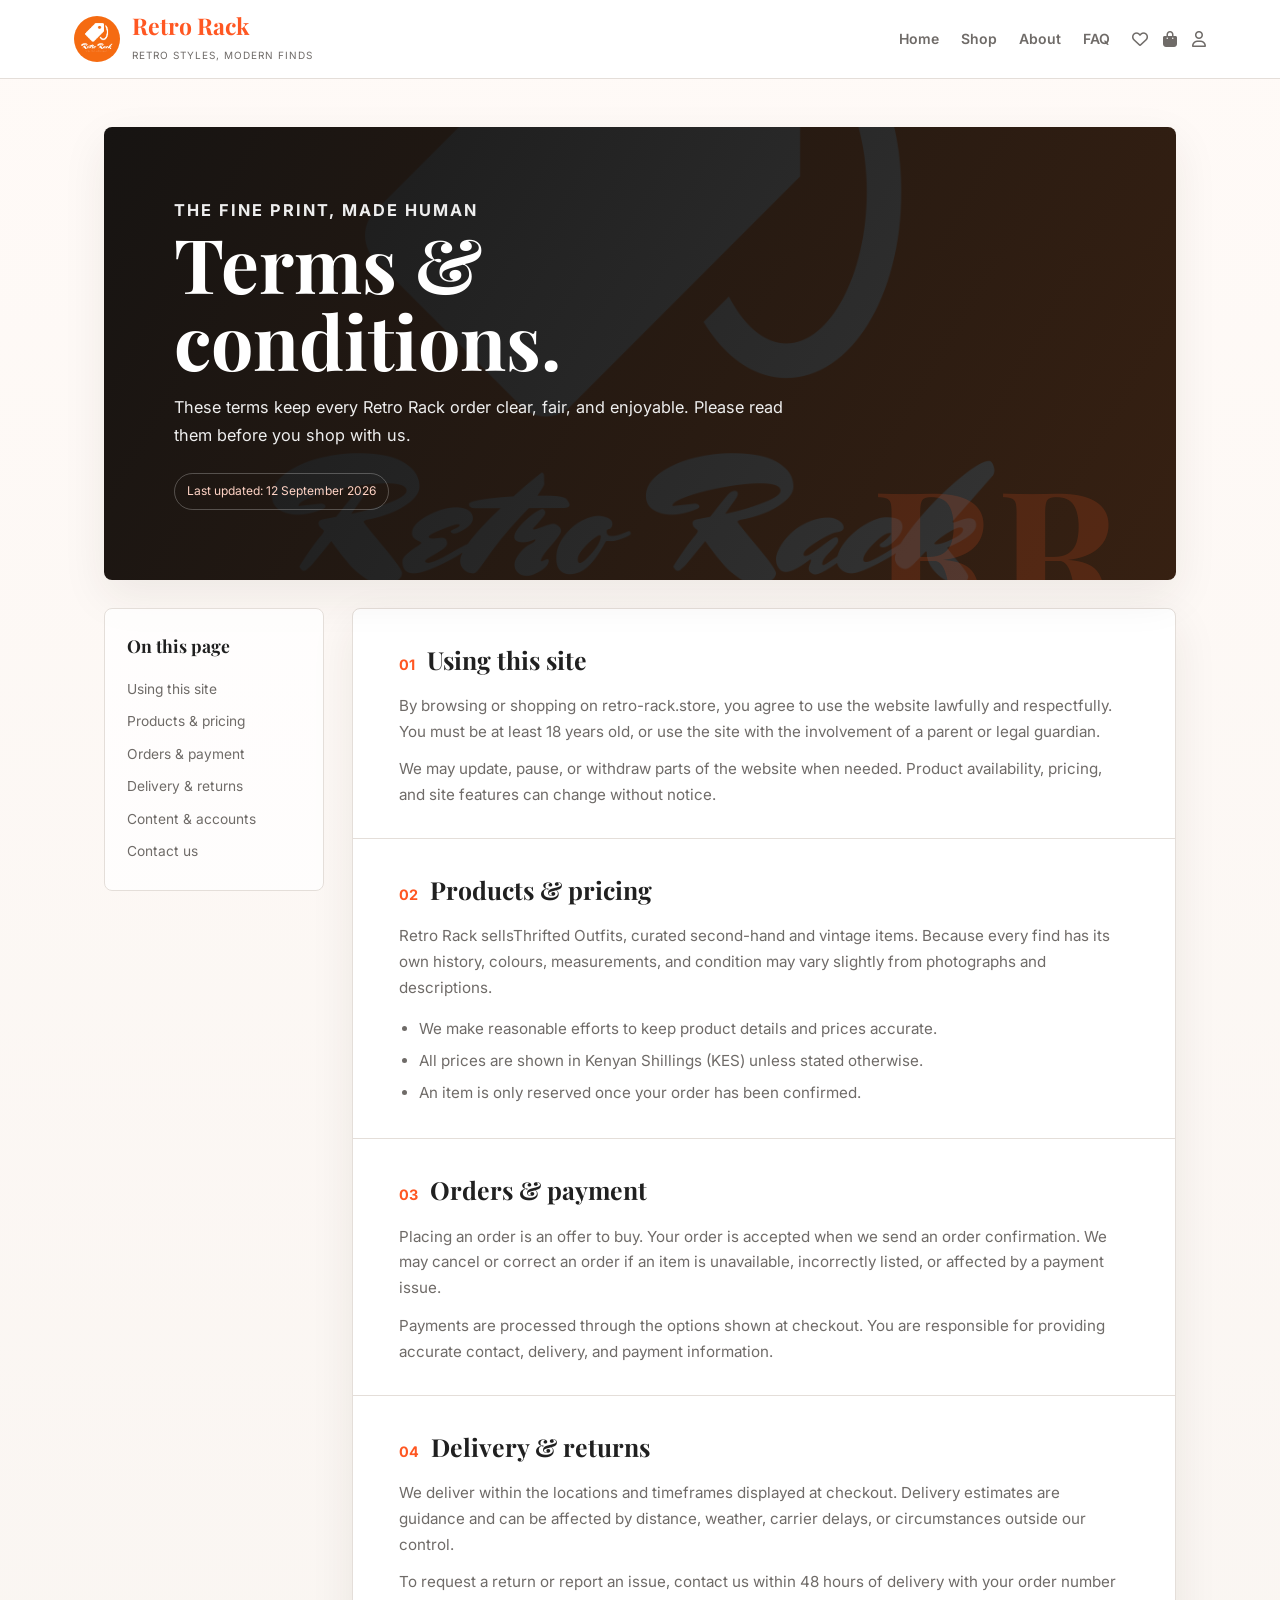
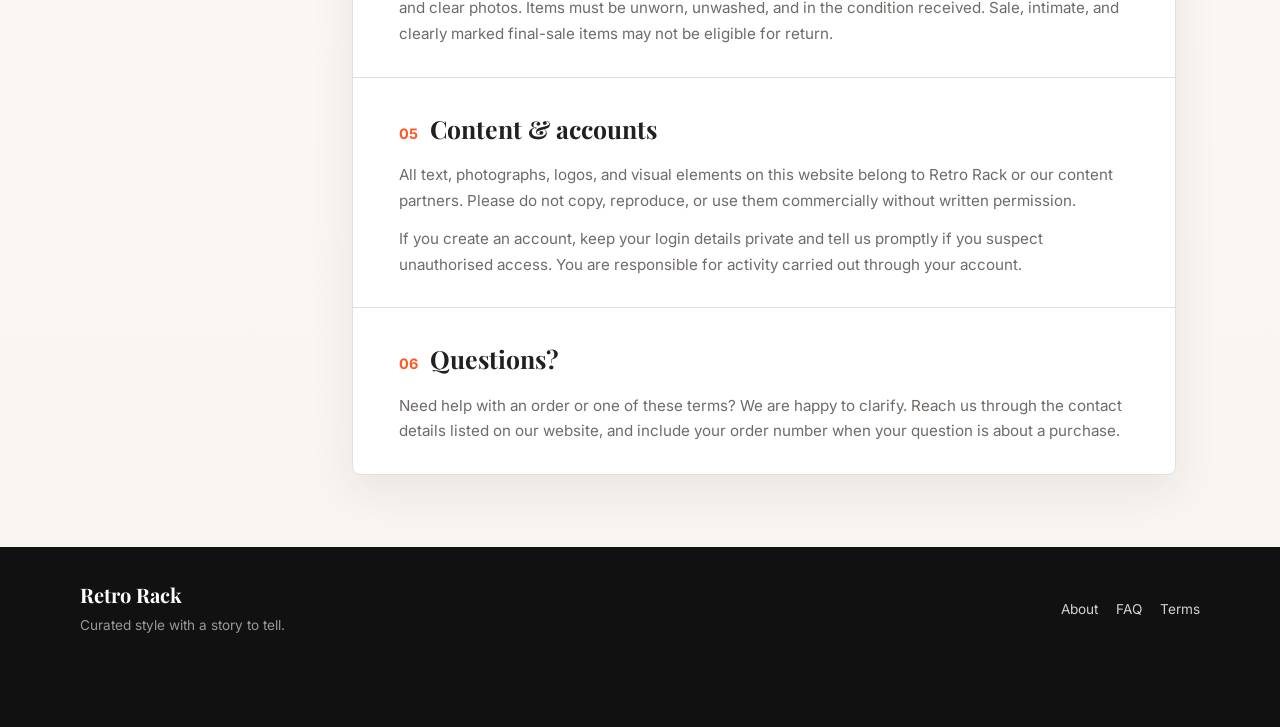
<file: terms.html>
<!DOCTYPE html>
<html lang="en">
<head>
	<meta charset="UTF-8">
	<meta name="viewport" content="width=device-width, initial-scale=1.0">
	<meta name="description" content="Read the terms and conditions for shopping with Retro Rack, your destination for curated thrift fashion in Kenya.">
	<title>Terms &amp; Conditions | Retro Rack</title>
	<link rel="icon" type="image/png" href="images/system_img/default.png">
	<link rel="preconnect" href="https://fonts.googleapis.com">
	<link rel="preconnect" href="https://fonts.gstatic.com" crossorigin>
	<link href="https://fonts.googleapis.com/css2?family=Inter:wght@400;500;600;700&family=Playfair+Display:wght@600;700&display=swap" rel="stylesheet">
	<link href="https://cdnjs.cloudflare.com/ajax/libs/font-awesome/6.0.0/css/all.min.css" rel="stylesheet">
	<style>
		:root {
			--accent: #ff5722;
			--accent-dark: #d84315;
			--ink: #202020;
			--muted: #6f6b68;
			--paper: #fff;
			--warm: #f8f4f0;
			--line: #e4ded9;
			--shadow: 0 16px 45px rgba(45, 35, 30, 0.08);
		}

		* { box-sizing: border-box; }

		html { scroll-behavior: smooth; }

		body {
			margin: 0;
			color: var(--ink);
			background: linear-gradient(180deg, #fffaf7 0%, var(--warm) 100%);
			font-family: 'Inter', sans-serif;
			line-height: 1.7;
		}

		a { color: inherit; text-decoration: none; }

		.site-header {
			position: sticky;
			top: 0;
			z-index: 10;
			background: rgba(255, 255, 255, 0.96);
			border-bottom: 1px solid var(--line);
			backdrop-filter: blur(12px);
		}

		.header-inner {
			max-width: 1180px;
			margin: 0 auto;
			min-height: 78px;
			padding: 14px 24px;
			display: flex;
			align-items: center;
			justify-content: space-between;
			gap: 24px;
		}

		.brand { display: flex; align-items: center; gap: 12px; }
		.brand img { width: 46px; height: 46px; object-fit: cover; border-radius: 50%; }
		.brand-name { font: 700 23px/1 'Playfair Display', serif; color: var(--accent); }
		.brand-tagline { display: block; margin-top: 4px; color: var(--muted); font-size: 10px; letter-spacing: 1px; text-transform: uppercase; }

		.main-nav { display: flex; align-items: center; gap: 22px; font-size: 14px; font-weight: 600; }
		.main-nav a { color: var(--muted); transition: color .2s ease; }
		.main-nav a:hover, .main-nav a[aria-current="page"] { color: var(--accent); }
		.nav-icons { display: flex; gap: 15px; font-size: 16px; }

		.page { max-width: 1120px; margin: 0 auto; padding: 48px 24px 72px; }

		.intro {
			position: relative;
			overflow: hidden;
			margin-bottom: 28px;
			padding: clamp(32px, 6vw, 70px);
			border-radius: 8px;
			color: #fff;
			background: linear-gradient(120deg, rgba(18, 18, 18, .98), rgba(18, 18, 18, .84)), url('images/system_img/cover.png') center/cover;
			box-shadow: var(--shadow);
		}

		.intro::after { content: 'RR'; position: absolute; right: 5%; bottom: -38px; color: rgba(255, 87, 34, .16); font: 700 180px/.8 'Playfair Display', serif; }
		.eyebrow { position: relative; z-index: 1; margin: 0 0 12px; color: #ffab8e; font-size: 12px; font-weight: 700; letter-spacing: 2px; text-transform: uppercase; }
		h1, h2, h3 { font-family: 'Playfair Display', serif; }
		h1 { position: relative; z-index: 1; max-width: 680px; margin: 0 0 14px; font-size: clamp(2.4rem, 6vw, 4.7rem); line-height: 1.03; }
		.intro p { position: relative; z-index: 1; max-width: 620px; margin: 0; color: #eee; font-size: 1.02rem; }
		.updated { position: relative; z-index: 1; display: inline-block; margin-top: 24px; padding: 7px 12px; border: 1px solid rgba(255,255,255,.25); border-radius: 999px; color: #ffd3c5; font-size: 12px; }

		.terms-layout { display: grid; grid-template-columns: 220px minmax(0, 1fr); gap: 28px; align-items: start; }
		.contents { position: sticky; top: 102px; padding: 22px; border: 1px solid var(--line); border-radius: 8px; background: rgba(255,255,255,.74); }
		.contents h2 { margin: 0 0 12px; font-size: 1.1rem; }
		.contents a { display: block; padding: 7px 0; color: var(--muted); font-size: .86rem; line-height: 1.35; }
		.contents a:hover { color: var(--accent); }

		.terms-card { overflow: hidden; border: 1px solid var(--line); border-radius: 8px; background: var(--paper); box-shadow: var(--shadow); }
		.term-section { padding: 30px clamp(24px, 4vw, 46px); border-bottom: 1px solid var(--line); scroll-margin-top: 100px; }
		.term-section:last-child { border-bottom: 0; }
		.term-section h2 { display: flex; gap: 12px; align-items: baseline; margin: 0 0 12px; font-size: 1.55rem; }
		.term-number { color: var(--accent); font: 700 .9rem 'Inter', sans-serif; }
		.term-section p { margin: 0 0 12px; color: var(--muted); font-size: .95rem; }
		.term-section p:last-child { margin-bottom: 0; }
		.term-section ul { margin: 12px 0 0; padding-left: 20px; color: var(--muted); font-size: .95rem; }
		.term-section li { padding: 3px 0; }

		.site-footer { padding: 34px 24px 90px; color: #d2d2d2; background: #111; }
		.footer-inner { max-width: 1120px; margin: 0 auto; display: flex; justify-content: space-between; gap: 24px; flex-wrap: wrap; }
		.footer-brand { color: #fff; font: 700 1.25rem 'Playfair Display', serif; }
		.footer-copy { margin: 6px 0 0; color: #999; font-size: .85rem; }
		.footer-links { display: flex; gap: 18px; flex-wrap: wrap; align-items: center; font-size: .85rem; }
		.footer-links a:hover { color: var(--accent); }

		.mobile-nav { display: none; }

		@media (max-width: 760px) {
			.header-inner { min-height: 68px; padding: 10px 16px; }
			.main-nav { display: none; }
			.brand-name { font-size: 20px; }
			.brand-tagline { font-size: 9px; }
			.page { padding: 20px 14px 40px; }
			.intro { margin-bottom: 18px; padding: 32px 24px 36px; }
			.intro::after { font-size: 120px; }
			.terms-layout { display: block; }
			.contents { position: static; margin-bottom: 18px; }
			.contents h2 { font-family: 'Inter', sans-serif; font-size: .9rem; text-transform: uppercase; letter-spacing: 1px; }
			.contents nav { display: grid; grid-template-columns: 1fr 1fr; gap: 2px 16px; }
			.term-section { padding: 24px 20px; }
			.site-footer { padding-bottom: 90px; }
			.mobile-nav { position: fixed; right: 0; bottom: 0; left: 0; z-index: 20; display: flex; justify-content: space-around; padding: 9px 8px 7px; border-top: 1px solid var(--line); background: rgba(255,255,255,.98); }
			.mobile-nav a { display: grid; justify-items: center; gap: 2px; color: var(--muted); font-size: 10px; }
			.mobile-nav i { font-size: 17px; }
			.mobile-nav a[aria-current="page"] { color: var(--accent); }
		}
	</style>
</head>
<body>
	<header class="site-header">
		<div class="header-inner">
			<a class="brand" href="index.html" aria-label="Retro Rack home">
				<img src="images/system_img/cover.png" alt="Retro Rack logo">
				<span><strong class="brand-name">Retro Rack</strong><small class="brand-tagline">Retro styles, modern finds</small></span>
			</a>
			<nav class="main-nav" aria-label="Main navigation">
				<a href="index.html">Home</a>
				<a href="store.html">Shop</a>
				<a href="about.html">About</a>
				<a href="faq.html">FAQ</a>
				<span class="nav-icons" aria-label="Quick links">
					<a href="wishlist.html" aria-label="Wishlist"><i class="fa-regular fa-heart"></i></a>
					<a href="cart.html" aria-label="Cart"><i class="fa-solid fa-bag-shopping"></i></a>
					<a href="account.html" aria-label="Account"><i class="fa-regular fa-user"></i></a>
				</span>
			</nav>
		</div>
	</header>

	<main class="page">
		<section class="intro">
			<p class="eyebrow">The fine print, made human</p>
			<h1>Terms &amp;<br>conditions.</h1>
			<p>These terms keep every Retro Rack order clear, fair, and enjoyable. Please read them before you shop with us.</p>
			<span class="updated">Last updated: 12 September 2026</span>
		</section>

		<div class="terms-layout">
			<aside class="contents">
				<h2>On this page</h2>
				<nav aria-label="Terms sections">
					<a href="#using-site">Using this site</a>
					<a href="#products">Products &amp; pricing</a>
					<a href="#orders">Orders &amp; payment</a>
					<a href="#delivery">Delivery &amp; returns</a>
					<a href="#content">Content &amp; accounts</a>
					<a href="#contact">Contact us</a>
				</nav>
			</aside>

			<article class="terms-card">
				<section class="term-section" id="using-site">
					<h2><span class="term-number">01</span> Using this site</h2>
					<p>By browsing or shopping on retro-rack.store, you agree to use the website lawfully and respectfully. You must be at least 18 years old, or use the site with the involvement of a parent or legal guardian.</p>
					<p>We may update, pause, or withdraw parts of the website when needed. Product availability, pricing, and site features can change without notice.</p>
				</section>

				<section class="term-section" id="products">
					<h2><span class="term-number">02</span> Products &amp; pricing</h2>
					<p>Retro Rack sellsThrifted Outfits, curated second-hand and vintage items. Because every find has its own history, colours, measurements, and condition may vary slightly from photographs and descriptions.</p>
					<ul>
						<li>We make reasonable efforts to keep product details and prices accurate.</li>
						<li>All prices are shown in Kenyan Shillings (KES) unless stated otherwise.</li>
						<li>An item is only reserved once your order has been confirmed.</li>
					</ul>
				</section>

				<section class="term-section" id="orders">
					<h2><span class="term-number">03</span> Orders &amp; payment</h2>
					<p>Placing an order is an offer to buy. Your order is accepted when we send an order confirmation. We may cancel or correct an order if an item is unavailable, incorrectly listed, or affected by a payment issue.</p>
					<p>Payments are processed through the options shown at checkout. You are responsible for providing accurate contact, delivery, and payment information.</p>
				</section>

				<section class="term-section" id="delivery">
					<h2><span class="term-number">04</span> Delivery &amp; returns</h2>
					<p>We deliver within the locations and timeframes displayed at checkout. Delivery estimates are guidance and can be affected by distance, weather, carrier delays, or circumstances outside our control.</p>
					<p>To request a return or report an issue, contact us within 48 hours of delivery with your order number and clear photos. Items must be unworn, unwashed, and in the condition received. Sale, intimate, and clearly marked final-sale items may not be eligible for return.</p>
				</section>

				<section class="term-section" id="content">
					<h2><span class="term-number">05</span> Content &amp; accounts</h2>
					<p>All text, photographs, logos, and visual elements on this website belong to Retro Rack or our content partners. Please do not copy, reproduce, or use them commercially without written permission.</p>
					<p>If you create an account, keep your login details private and tell us promptly if you suspect unauthorised access. You are responsible for activity carried out through your account.</p>
				</section>

				<section class="term-section" id="contact">
					<h2><span class="term-number">06</span> Questions?</h2>
					<p>Need help with an order or one of these terms? We are happy to clarify. Reach us through the contact details listed on our website, and include your order number when your question is about a purchase.</p>
				</section>
			</article>
		</div>
	</main>

	<footer class="site-footer">
		<div class="footer-inner">
			<div>
				<div class="footer-brand">Retro Rack</div>
				<p class="footer-copy">Curated style with a story to tell.</p>
			</div>
			<nav class="footer-links" aria-label="Footer navigation">
				<a href="about.html">About</a>
				<a href="faq.html">FAQ</a>
				<a href="terms.html" aria-current="page">Terms</a>
			</nav>
		</div>
	</footer>

	<nav class="mobile-nav" aria-label="Mobile navigation">
		<a href="index.html"><i class="fa-solid fa-house"></i><span>Home</span></a>
		<a href="store.html"><i class="fa-solid fa-shop"></i><span>Shop</span></a>
		<a href="wishlist.html"><i class="fa-regular fa-heart"></i><span>Saved</span></a>
		<a href="account.html"><i class="fa-regular fa-user"></i><span>Account</span></a>
	</nav>
</body>
</html>
</file>
